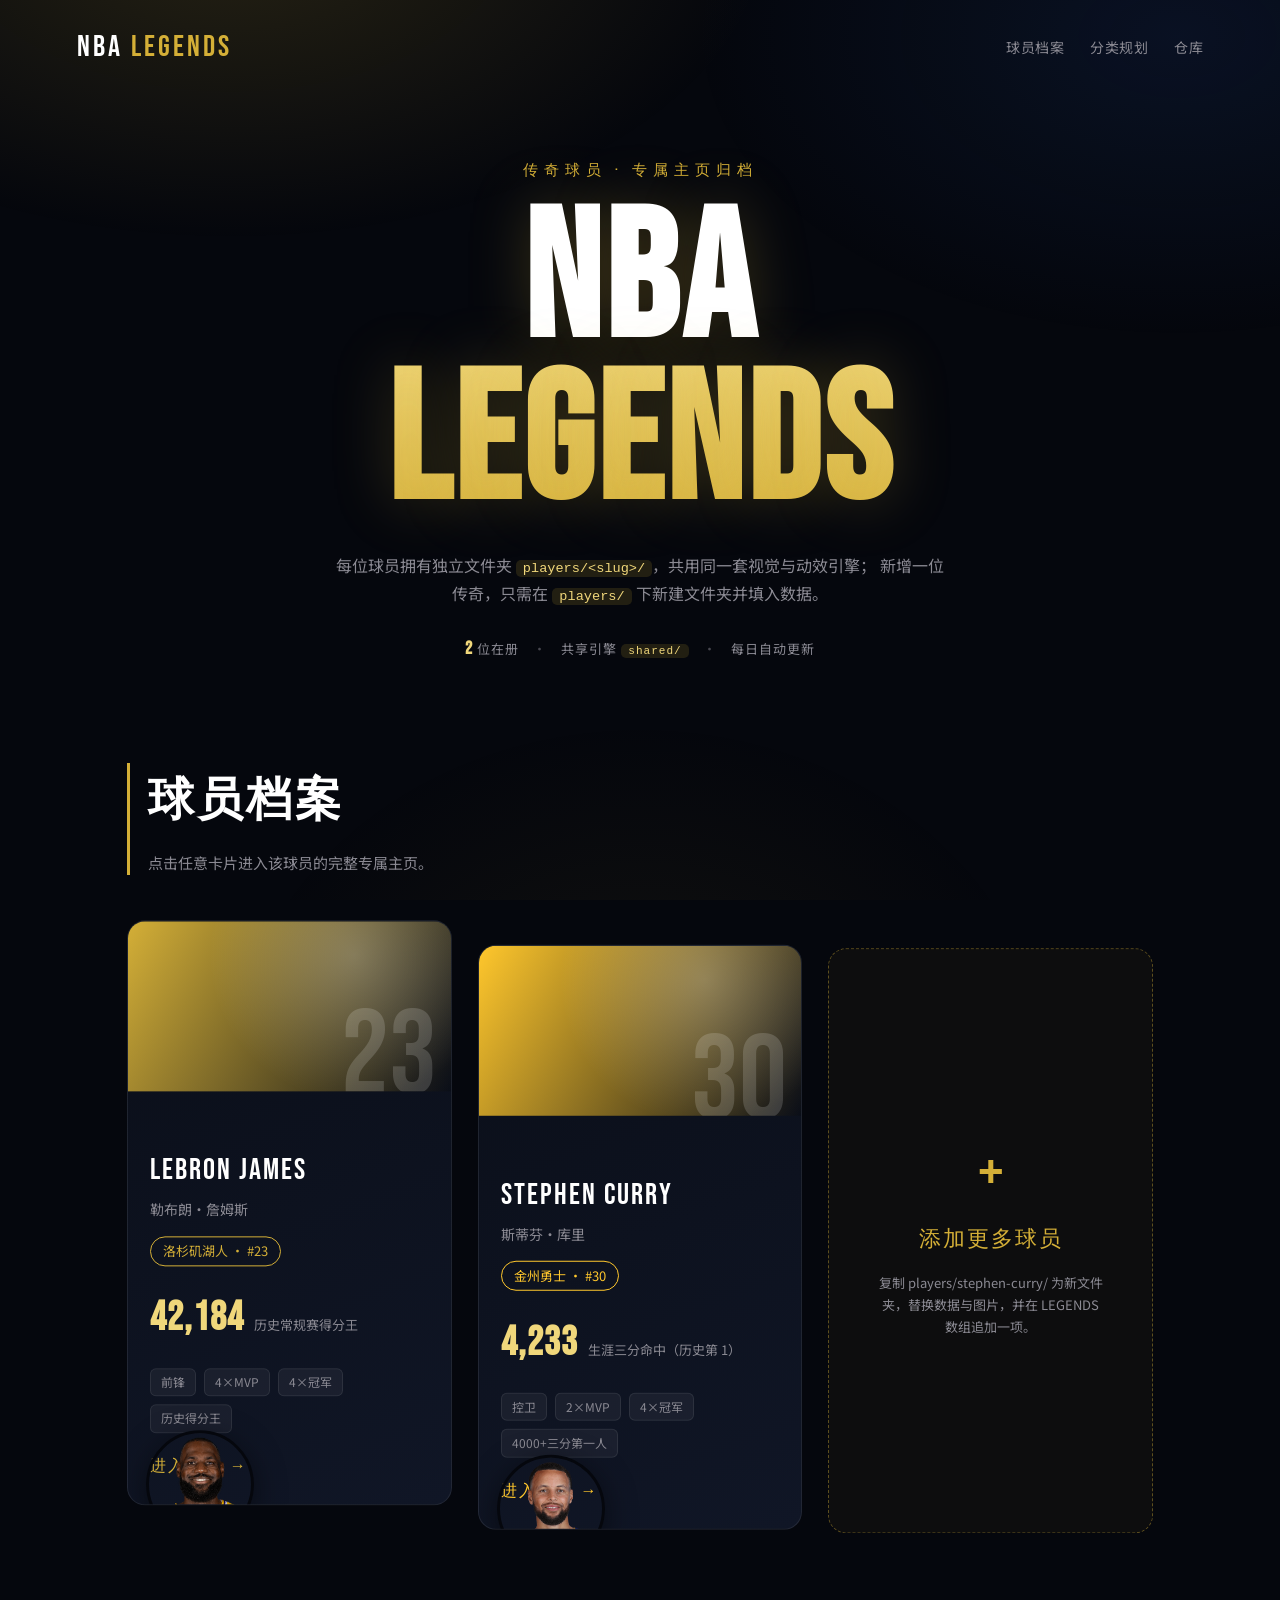
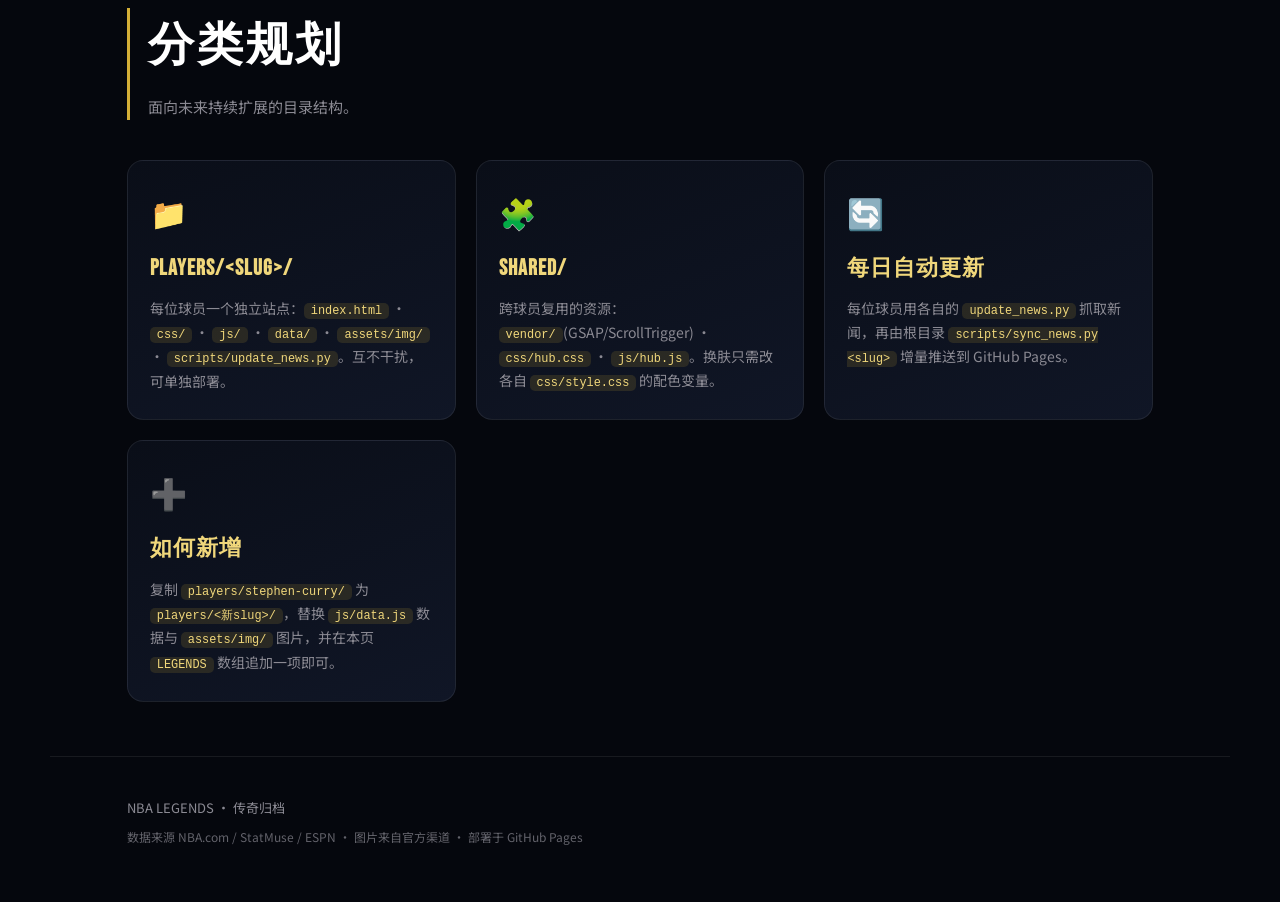
<file: index.html>
<!DOCTYPE html>
<html lang="zh-CN">
<head>
<meta charset="UTF-8">
<meta name="viewport" content="width=device-width, initial-scale=1.0">
<title>NBA LEGENDS · 传奇球员专属主页</title>
<meta name="description" content="NBA 传奇球员专属主页归档 —— 每位球员一个独立文件夹，共享视觉与动效引擎。">
<link rel="preconnect" href="https://fonts.googleapis.com">
<link rel="preconnect" href="https://fonts.gstatic.com" crossorigin>
<link href="https://fonts.googleapis.com/css2?family=Bebas+Neue&family=Noto+Serif+SC:wght@500;700&family=Noto+Sans+SC:wght@300;400;500&display=swap" rel="stylesheet">
<link rel="stylesheet" href="shared/css/hub.css">
</head>
<body>
<div class="hub-glow"></div>

<header class="hub-nav">
  <div class="hub-logo">NBA<span>LEGENDS</span></div>
  <nav class="hub-nav-links">
    <a href="#legends">球员档案</a>
    <a href="#plan">分类规划</a>
    <a href="https://github.com/mango23/nba-legends" target="_blank" rel="noopener">仓库</a>
  </nav>
</header>

<section class="hub-hero">
  <div class="hub-hero-kicker">传奇球员 · 专属主页归档</div>
  <h1 class="hub-hero-title">NBA<br><em>LEGENDS</em></h1>
  <p class="hub-hero-sub">
    每位球员拥有独立文件夹 <code>players/&lt;slug&gt;/</code>，共用同一套视觉与动效引擎；
    新增一位传奇，只需在 <code>players/</code> 下新建文件夹并填入数据。
  </p>
  <div class="hub-hero-meta">
    <span><b id="legend-count">2</b> 位在册</span>
    <span class="dot">·</span>
    <span>共享引擎 <code>shared/</code></span>
    <span class="dot">·</span>
    <span>每日自动更新</span>
  </div>
</section>

<section class="hub-section" id="legends">
  <div class="hub-section-head">
    <h2>球员档案</h2>
    <p>点击任意卡片进入该球员的完整专属主页。</p>
  </div>
  <div class="legend-grid" id="legend-grid"><!-- rendered by hub.js --></div>
</section>

<section class="hub-section hub-plan" id="plan">
  <div class="hub-section-head">
    <h2>分类规划</h2>
    <p>面向未来持续扩展的目录结构。</p>
  </div>
  <div class="plan-grid">
    <div class="plan-card">
      <div class="plan-ico">📁</div>
      <h3>players/&lt;slug&gt;/</h3>
      <p>每位球员一个独立站点：<code>index.html</code> · <code>css/</code> · <code>js/</code> · <code>data/</code> · <code>assets/img/</code> · <code>scripts/update_news.py</code>。互不干扰，可单独部署。</p>
    </div>
    <div class="plan-card">
      <div class="plan-ico">🧩</div>
      <h3>shared/</h3>
      <p>跨球员复用的资源：<code>vendor/</code>(GSAP/ScrollTrigger) · <code>css/hub.css</code> · <code>js/hub.js</code>。换肤只需改各自 <code>css/style.css</code> 的配色变量。</p>
    </div>
    <div class="plan-card">
      <div class="plan-ico">🔄</div>
      <h3>每日自动更新</h3>
      <p>每位球员用各自的 <code>update_news.py</code> 抓取新闻，再由根目录 <code>scripts/sync_news.py &lt;slug&gt;</code> 增量推送到 GitHub Pages。</p>
    </div>
    <div class="plan-card">
      <div class="plan-ico">➕</div>
      <h3>如何新增</h3>
      <p>复制 <code>players/stephen-curry/</code> 为 <code>players/&lt;新slug&gt;/</code>，替换 <code>js/data.js</code> 数据与 <code>assets/img/</code> 图片，并在本页 <code>LEGENDS</code> 数组追加一项即可。</p>
    </div>
  </div>
</section>

<footer class="hub-foot">
  <div>NBA LEGENDS · 传奇归档</div>
  <div class="hub-foot-meta">数据来源 NBA.com / StatMuse / ESPN · 图片来自官方渠道 · 部署于 GitHub Pages</div>
</footer>

<script src="shared/vendor/gsap.min.js"></script>
<script src="shared/vendor/ScrollTrigger.min.js"></script>
<script src="shared/js/hub.js"></script>
</body>
</html>
</file>
<file: shared/css/hub.css>
:root{
  --bg:#05070d; --bg-2:#0a0e18; --bg-3:#101626;
  --gold:#d4af37; --gold-2:#f0d77b; --gold-dim:rgba(212,175,55,.14);
  --line:rgba(255,255,255,.08);
  --text:#ece9e2; --muted:#8b8a93;
  --font-disp:'Bebas Neue', Impact, sans-serif;
  --font-serif:'Noto Serif SC', serif;
  --font-body:'Noto Sans SC', system-ui, sans-serif;
}
*{box-sizing:border-box;margin:0;padding:0}
html{scroll-behavior:smooth}
body{
  background:var(--bg); color:var(--text);
  font-family:var(--font-body); line-height:1.7;
  overflow-x:hidden; -webkit-font-smoothing:antialiased;
}
code{font-family:ui-monospace,SFMono-Regular,Menlo,monospace;color:var(--gold-2);
  background:var(--gold-dim); padding:1px 7px; border-radius:5px; font-size:.85em}
a{color:inherit;text-decoration:none}

/* ambient glow */
.hub-glow{position:fixed; inset:0; pointer-events:none; z-index:0;
  background:
    radial-gradient(900px 520px at 18% -8%, rgba(212,175,55,.16), transparent 60%),
    radial-gradient(800px 500px at 92% 4%, rgba(29,66,138,.18), transparent 60%),
    radial-gradient(700px 600px at 50% 120%, rgba(212,175,55,.07), transparent 60%);}

/* nav */
.hub-nav{position:relative; z-index:5; display:flex; align-items:center; justify-content:space-between;
  padding:22px 6vw; max-width:1280px; margin:0 auto}
.hub-logo{font-family:var(--font-disp); font-size:30px; letter-spacing:3px; color:#fff}
.hub-logo span{color:var(--gold); margin-left:8px}
.hub-nav-links{display:flex; gap:26px; font-size:14px; color:var(--muted)}
.hub-nav-links a{transition:color .25s; letter-spacing:.5px}
.hub-nav-links a:hover{color:var(--gold)}

/* hero */
.hub-hero{position:relative; z-index:2; max-width:1100px; margin:0 auto;
  padding:7vh 6vw 5vh; text-align:center}
.hub-hero-kicker{font-family:var(--font-disp); letter-spacing:6px; color:var(--gold);
  font-size:15px; margin-bottom:18px}
.hub-hero-title{font-family:var(--font-disp); font-size:clamp(72px,15vw,180px);
  line-height:.9; color:#fff; letter-spacing:4px; text-shadow:0 0 60px rgba(212,175,55,.25)}
.hub-hero-title em{font-style:normal; background:linear-gradient(180deg,var(--gold-2),var(--gold));
  -webkit-background-clip:text; background-clip:text; color:transparent}
.hub-hero-sub{max-width:620px; margin:26px auto 0; color:var(--muted); font-size:16px}
.hub-hero-meta{margin-top:26px; display:inline-flex; gap:14px; align-items:center;
  color:var(--muted); font-size:13px; letter-spacing:1px}
.hub-hero-meta b{color:var(--gold-2); font-size:18px; font-family:var(--font-disp); letter-spacing:1px}
.hub-hero-meta .dot{opacity:.5}

/* sections */
.hub-section{position:relative; z-index:2; max-width:1180px; margin:0 auto; padding:6vh 6vw}
.hub-section-head h2{font-family:var(--font-disp); font-size:46px; letter-spacing:3px; color:#fff}
.hub-section-head p{color:var(--muted); margin-top:8px; font-size:15px}
.hub-section-head{border-left:3px solid var(--gold); padding-left:18px; margin-bottom:40px}

/* legend grid */
.legend-grid{display:grid; grid-template-columns:repeat(auto-fill,minmax(300px,1fr)); gap:26px}
.legend-card{position:relative; display:block; border:1px solid var(--line); border-radius:18px;
  overflow:hidden; background:linear-gradient(160deg,var(--bg-2),var(--bg-3));
  transition:transform .4s cubic-bezier(.2,.7,.2,1), border-color .4s, box-shadow .4s}
.legend-card:hover{transform:translateY(-8px); border-color:var(--accent,var(--gold));
  box-shadow:0 24px 60px -20px var(--accent,rgba(212,175,55,.5))}
.legend-card .lc-banner{height:170px; position:relative; overflow:hidden;
  background:linear-gradient(120deg,var(--accent,#d4af37),rgba(0,0,0,.2))}
.legend-card .lc-banner::after{content:""; position:absolute; inset:0;
  background:radial-gradient(circle at 70% 20%, rgba(255,255,255,.25), transparent 55%)}
.legend-card .lc-num{position:absolute; right:14px; bottom:-26px; font-family:var(--font-disp);
  font-size:120px; line-height:1; color:rgba(255,255,255,.16)}
.legend-card .lc-photo{position:absolute; left:18px; bottom:-34px; width:108px; height:108px;
  border-radius:50%; object-fit:cover; border:3px solid var(--bg); box-shadow:0 8px 30px rgba(0,0,0,.5)}
.legend-card .lc-body{padding:54px 22px 24px}
.legend-card .lc-en{font-family:var(--font-disp); font-size:30px; letter-spacing:2px; color:#fff}
.legend-card .lc-cn{color:var(--muted); font-size:14px; margin-top:2px}
.legend-card .lc-team{display:inline-block; margin-top:14px; font-size:13px; color:var(--accent,var(--gold));
  border:1px solid var(--accent,var(--gold)); padding:3px 12px; border-radius:999px}
.legend-card .lc-stat{margin-top:18px; display:flex; align-items:baseline; gap:10px}
.legend-card .lc-stat b{font-family:var(--font-disp); font-size:40px; color:var(--gold-2); letter-spacing:1px}
.legend-card .lc-stat span{color:var(--muted); font-size:13px}
.legend-card .lc-tags{margin-top:16px; display:flex; flex-wrap:wrap; gap:8px}
.legend-card .lc-tags i{font-style:normal; font-size:12px; color:var(--muted);
  background:rgba(255,255,255,.05); border:1px solid var(--line); padding:3px 10px; border-radius:6px}
.legend-card .lc-go{margin-top:20px; font-family:var(--font-disp); letter-spacing:2px; font-size:16px;
  color:var(--accent,var(--gold)); display:flex; align-items:center; gap:8px; transition:gap .3s}
.legend-card:hover .lc-go{gap:16px}

/* add card */
.legend-add{border:1.5px dashed rgba(212,175,55,.4); border-radius:18px; min-height:340px;
  display:flex; flex-direction:column; align-items:center; justify-content:center; gap:14px;
  color:var(--gold); background:rgba(212,175,55,.04); transition:background .3s, transform .4s}
.legend-add:hover{background:rgba(212,175,55,.09); transform:translateY(-6px)}
.legend-add .plus{font-family:var(--font-disp); font-size:64px; line-height:1}
.legend-add .t1{font-family:var(--font-disp); font-size:22px; letter-spacing:2px}
.legend-add .t2{color:var(--muted); font-size:13px; max-width:230px; text-align:center}

/* plan */
.hub-plan .plan-grid{display:grid; grid-template-columns:repeat(auto-fit,minmax(250px,1fr)); gap:20px}
.plan-card{border:1px solid var(--line); border-radius:16px; padding:26px 22px;
  background:linear-gradient(160deg,var(--bg-2),var(--bg-3))}
.plan-card .plan-ico{font-size:30px; margin-bottom:12px}
.plan-card h3{font-family:var(--font-disp); letter-spacing:1px; font-size:22px; color:var(--gold-2); margin-bottom:10px}
.plan-card p{color:var(--muted); font-size:14px}

/* footer */
.hub-foot{position:relative; z-index:2; max-width:1180px; margin:0 auto; padding:40px 6vw 60px;
  border-top:1px solid var(--line); color:var(--muted); font-size:13px;
  display:flex; flex-direction:column; gap:8px}
.hub-foot-meta{opacity:.7; font-size:12px}

@media (max-width:620px){
  .hub-nav-links{display:none}
  .hub-section-head h2{font-size:34px}
}
</file>
